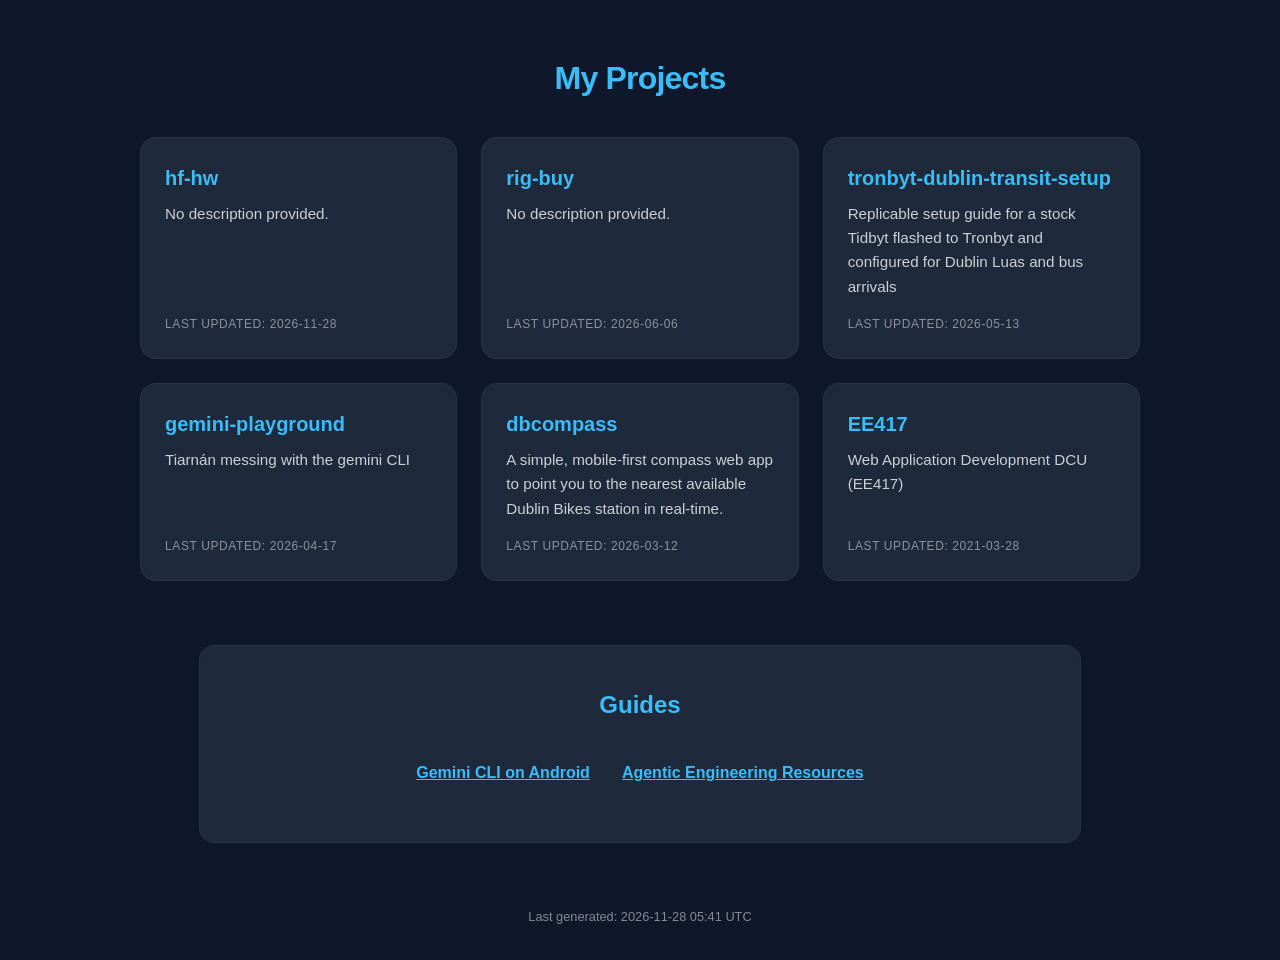
<file: index.html>
<!DOCTYPE html>
<html lang="en">
<head>
    <meta charset="UTF-8">
    <meta name="viewport" content="width=device-width, initial-scale=1.0">
    <title>Projects | nycdubliner</title>
    
    <style>
        :root {
            --bg-color: #0f172a;
            --text-color: #f8fafc;
            --card-bg: #1e293b;
            --accent-color: #38bdf8;
        }
        body {
            font-family: -apple-system, BlinkMacSystemFont, "Segoe UI", Roboto, Helvetica, Arial, sans-serif;
            background-color: var(--bg-color);
            color: var(--text-color);
            line-height: 1.6;
            margin: 0;
            padding: 2rem;
            display: flex;
            flex-direction: column;
            align-items: center;
        }
        h1 { margin-bottom: 2rem; color: var(--accent-color); font-weight: 900; letter-spacing: -0.025em; }
        .grid {
            display: grid;
            grid-template-columns: repeat(auto-fill, minmax(300px, 1fr));
            gap: 1.5rem;
            width: 100%;
            max-width: 1000px;
        }
        .card {
            background: var(--card-bg);
            border-radius: 1rem;
            padding: 1.5rem;
            text-decoration: none;
            color: inherit;
            transition: transform 0.2s, box-shadow 0.2s;
            border: 1px solid rgba(255,255,255,0.05);
            display: flex;
            flex-direction: column;
        }
        .card:hover {
            transform: translateY(-4px);
            box-shadow: 0 10px 25px -5px rgba(0,0,0,0.5);
            border-color: var(--accent-color);
        }
        .card h2 {
            margin: 0 0 0.5rem 0;
            font-size: 1.25rem;
            color: var(--accent-color);
        }
        .card p {
            margin: 0;
            opacity: 0.8;
            font-size: 0.95rem;
            flex: 1;
        }
        .meta {
            margin-top: 1rem;
            font-size: 0.75rem;
            opacity: 0.5;
            text-transform: uppercase;
            letter-spacing: 0.05em;
        }
        footer {
            margin-top: 4rem;
            font-size: 0.8rem;
            opacity: 0.5;
        }
        .content-area {
            margin-top: 2rem;
            width: 100%;
            max-width: 800px;
            background: var(--card-bg);
            border-radius: 1rem;
            padding: 2.5rem;
            border: 1px solid rgba(255,255,255,0.05);
        }
        .content-area h2 {
            margin-top: 0;
            color: var(--accent-color);
        }
        code {
            background: rgba(0,0,0,0.3);
            padding: 0.2rem 0.4rem;
            border-radius: 0.25rem;
            font-family: ui-monospace, SFMono-Regular, Menlo, Monaco, Consolas, monospace;
        }
        .back-link {
            color: var(--accent-color);
            text-decoration: none;
            display: inline-block;
            margin-bottom: 2rem;
        }
        .back-link:hover { text-decoration: underline; }
    </style>

</head>
<body>
    <h1>My Projects</h1>
    <div class="grid">

        <a href="https://nycdubliner.github.io/hf-hw/" class="card">
            <h2>hf-hw</h2>
            <p>No description provided.</p>
            <div class="meta">Last updated: 2026-11-28</div>
        </a>
    
        <a href="https://nycdubliner.github.io/rig-buy/" class="card">
            <h2>rig-buy</h2>
            <p>No description provided.</p>
            <div class="meta">Last updated: 2026-06-06</div>
        </a>
    
        <a href="https://nycdubliner.github.io/tronbyt-dublin-transit-setup.html" class="card">
            <h2>tronbyt-dublin-transit-setup</h2>
            <p>Replicable setup guide for a stock Tidbyt flashed to Tronbyt and configured for Dublin Luas and bus arrivals</p>
            <div class="meta">Last updated: 2026-05-13</div>
        </a>
    
        <a href="https://nycdubliner.github.io/gemini-playground/" class="card">
            <h2>gemini-playground</h2>
            <p>Tiarnán messing with the gemini CLI</p>
            <div class="meta">Last updated: 2026-04-17</div>
        </a>
    
        <a href="https://nycdubliner.github.io/dbcompass/" class="card">
            <h2>dbcompass</h2>
            <p>A simple, mobile-first compass web app to point you to the nearest available Dublin Bikes station in real-time.</p>
            <div class="meta">Last updated: 2026-03-12</div>
        </a>
    
        <a href="https://nycdubliner.github.io/EE417/" class="card">
            <h2>EE417</h2>
            <p>Web Application Development DCU (EE417)</p>
            <div class="meta">Last updated: 2021-03-28</div>
        </a>
    
    </div>

    <div class="content-area" style="margin-top: 4rem; text-align: center;">
        <h2>Guides</h2>
        <div style="display: flex; gap: 2rem; justify-content: center;">
            <p><a href="gemini-android.html" style="color: var(--accent-color); font-weight: bold;">Gemini CLI on Android</a></p>
            <p><a href="agentic-engineering.html" style="color: var(--accent-color); font-weight: bold;">Agentic Engineering Resources</a></p>
        </div>
    </div>

    <footer>
        Last generated: 2026-11-28 05:41 UTC
    </footer>
</body>
</html>
</file>
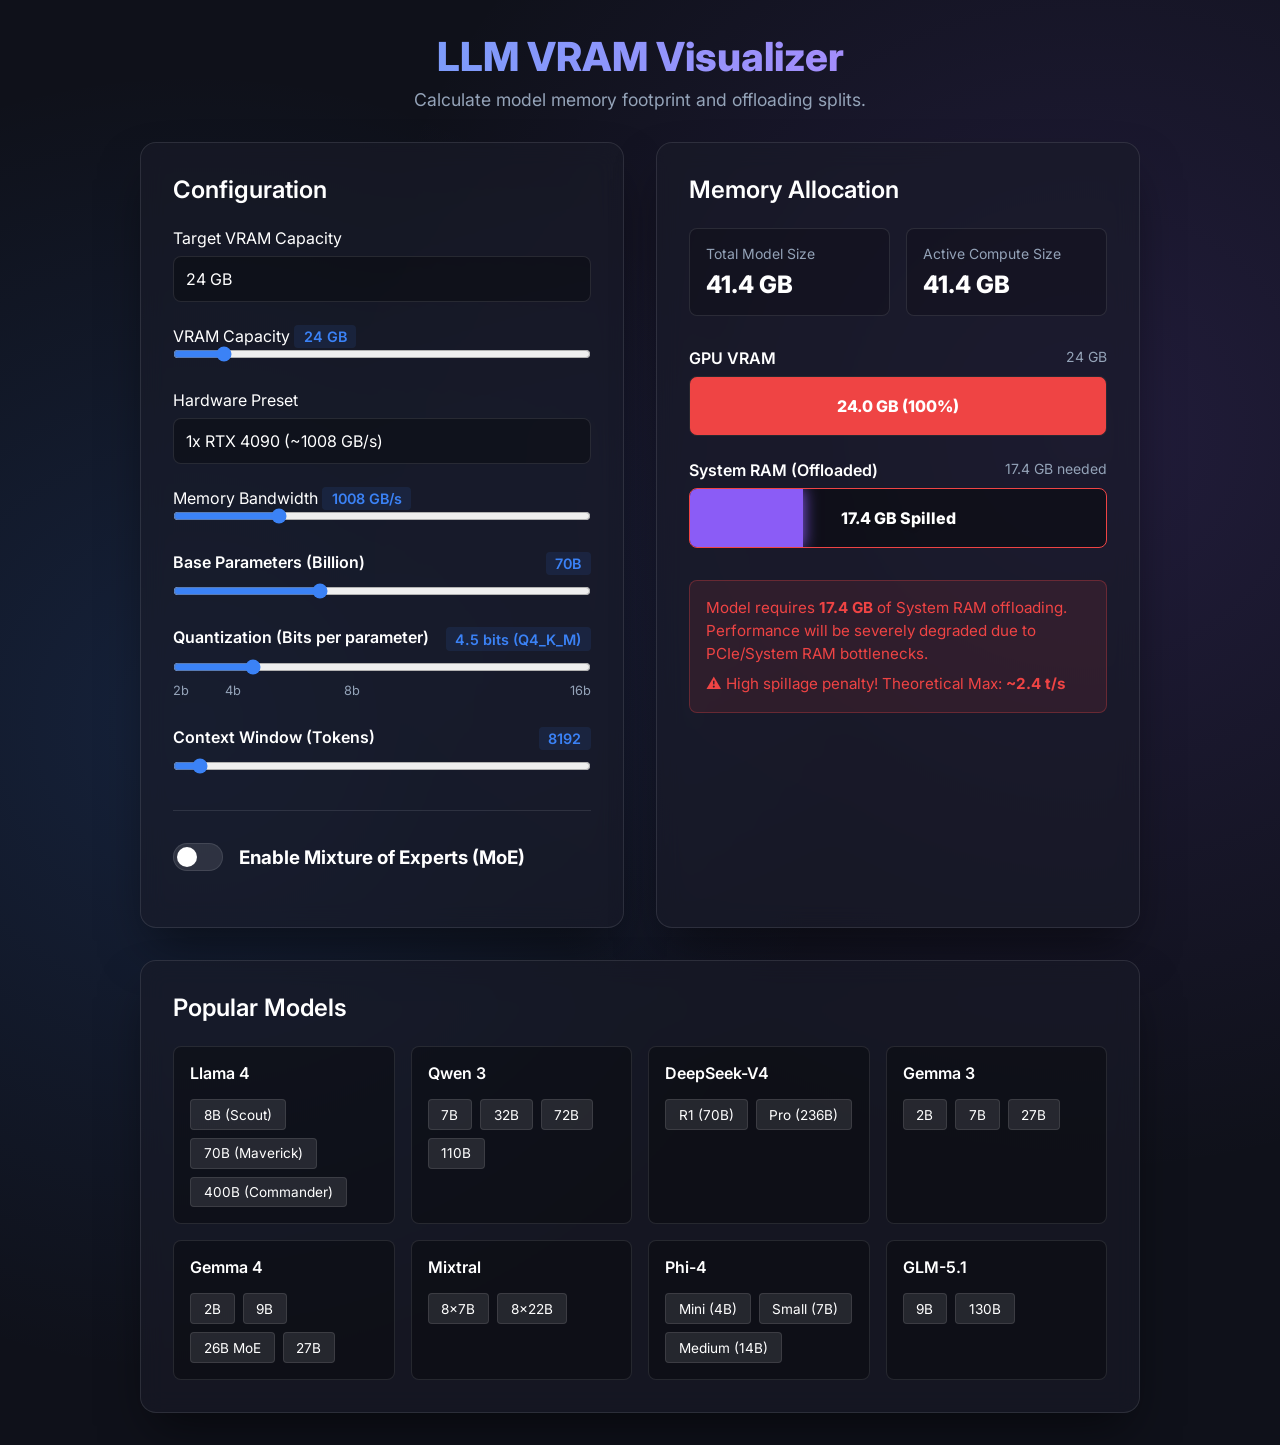
<file: llm-vram-dashboard/index.html>
<!DOCTYPE html>
<html lang="en">
<head>
    <meta charset="UTF-8">
    <meta name="viewport" content="width=device-width, initial-scale=1.0">
    <title>LLM VRAM Visualizer</title>
    <link href="https://fonts.googleapis.com/css2?family=Inter:wght@400;600;800&display=swap" rel="stylesheet">
    <link rel="stylesheet" href="styles.css">
</head>
<body>
    <div class="app-container">
        <header>
            <h1>LLM VRAM Visualizer</h1>
            <p>Calculate model memory footprint and offloading splits.</p>
        </header>

        <main class="dashboard">
            <!-- Left: Controls -->
            <section class="panel controls-panel">
                <h2>Configuration</h2>

                <div class="control-group">
                    <label for="vram-preset">Target VRAM Capacity</label>
                    <select id="vram-preset">
                        <option value="8">8 GB</option>
                        <option value="12">12 GB</option>
                        <option value="16">16 GB</option>
                        <option value="24" selected>24 GB</option>
                        <option value="32">32 GB</option>
                        <option value="48">48 GB</option>
                        <option value="80">80 GB</option>
                    </select>
                </div>

                <div class="control-group">
                    <div class="control-header">
                        <label for="vram-slider">VRAM Capacity</label>
                        <span id="vram-val" class="value-display">24 GB</span>
                    </div>
                    <input type="range" id="vram-slider" min="4" max="192" step="4" value="24">
                </div>
                
                <div class="control-group">
                    <div class="control-header">
                        <label for="hw-preset">Hardware Preset</label>
                    </div>
                    <select id="hw-preset" class="glass-select">
                        <option value="custom">Custom...</option>
                        <!-- Options injected by JS -->
                    </select>
                </div>

                <div class="control-group">
                    <div class="control-header">
                        <label for="bw-slider">Memory Bandwidth</label>
                        <span id="bw-val" class="value-display">1008 GB/s</span>
                    </div>
                    <input type="range" id="bw-slider" min="50" max="4000" step="10" value="1008">
                </div>

                <div class="control-group">
                    <div class="label-row">
                        <label for="params-slider">Base Parameters (Billion)</label>
                        <span id="params-value" class="value-display">70B</span>
                    </div>
                    <input type="range" id="params-slider" min="1" max="200" step="1" value="70">
                </div>

                <div class="control-group">
                    <div class="label-row">
                        <label for="quant-slider">Quantization (Bits per parameter)</label>
                        <span id="quant-value" class="value-display">4.5 bits (Q4_K_M)</span>
                    </div>
                    <input type="range" id="quant-slider" min="2" max="16" step="0.5" value="4.5">
                    <div class="quant-marks">
                        <span style="left: 0%">2b</span>
                        <span style="left: 14.28%">4b</span>
                        <span style="left: 42.85%">8b</span>
                        <span style="left: 100%">16b</span>
                    </div>
                </div>

                <div class="control-group">
                    <div class="label-row">
                        <label for="context-slider">Context Window (Tokens)</label>
                        <span id="context-value" class="value-display">8192</span>
                    </div>
                    <input type="range" id="context-slider" min="2048" max="131072" step="2048" value="8192">
                </div>

                <hr class="divider">

                <div class="moe-toggle-container">
                    <label class="switch">
                        <input type="checkbox" id="moe-toggle">
                        <span class="slider round"></span>
                    </label>
                    <h3>Enable Mixture of Experts (MoE)</h3>
                </div>

                <div id="moe-controls" class="hidden">
                    <div class="control-group">
                        <div class="label-row">
                            <label for="experts-slider">Total Experts</label>
                            <span id="experts-value" class="value-display">8</span>
                        </div>
                        <input type="range" id="experts-slider" min="2" max="16" step="1" value="8">
                    </div>
                    <div class="control-group">
                        <div class="label-row">
                            <label for="active-experts-slider">Active Experts</label>
                            <span id="active-experts-value" class="value-display">2</span>
                        </div>
                        <input type="range" id="active-experts-slider" min="1" max="16" step="1" value="2">
                    </div>
                </div>
            </section>

            <!-- Right: Visualizer -->
            <section class="panel visualizer-panel">
                <h2>Memory Allocation</h2>
                
                <div class="metrics">
                    <div class="metric">
                        <span class="metric-label">Total Model Size</span>
                        <span class="metric-value" id="total-size-metric">0 GB</span>
                    </div>
                    <div class="metric">
                        <span class="metric-label">Active Compute Size</span>
                        <span class="metric-value" id="active-size-metric">0 GB</span>
                    </div>
                </div>

                <!-- VRAM Box -->
                <div class="ram-container">
                    <div class="ram-header">
                        <h3>GPU VRAM</h3>
                        <span id="vram-capacity-label">24 GB</span>
                    </div>
                    <div class="ram-box" id="vram-box">
                        <div class="ram-fill" id="vram-fill"></div>
                        <span class="ram-text" id="vram-text">0% Used</span>
                    </div>
                </div>

                <!-- System RAM Box (Spillage) -->
                <div class="ram-container system-ram" id="system-ram-container">
                    <div class="ram-header">
                        <h3>System RAM (Offloaded)</h3>
                        <span id="sysram-spill-label">0 GB needed</span>
                    </div>
                    <div class="ram-box system-box" id="sysram-box">
                        <div class="ram-fill sys-fill" id="sysram-fill"></div>
                        <span class="ram-text" id="sysram-text">No spillage</span>
                    </div>
                </div>

                <div class="insight-box" id="insight-box">
                    Fits completely in VRAM! Maximize layer offloading for fastest inference.
                </div>
            </section>
        </main>

        <section class="presets-panel">
            <h2>Popular Models</h2>
            <div class="presets-grid" id="presets-grid">
                <!-- Injected via JS -->
            </div>
        </section>
    </div>
    <script src="app.js"></script>
</body>
</html>
</file>
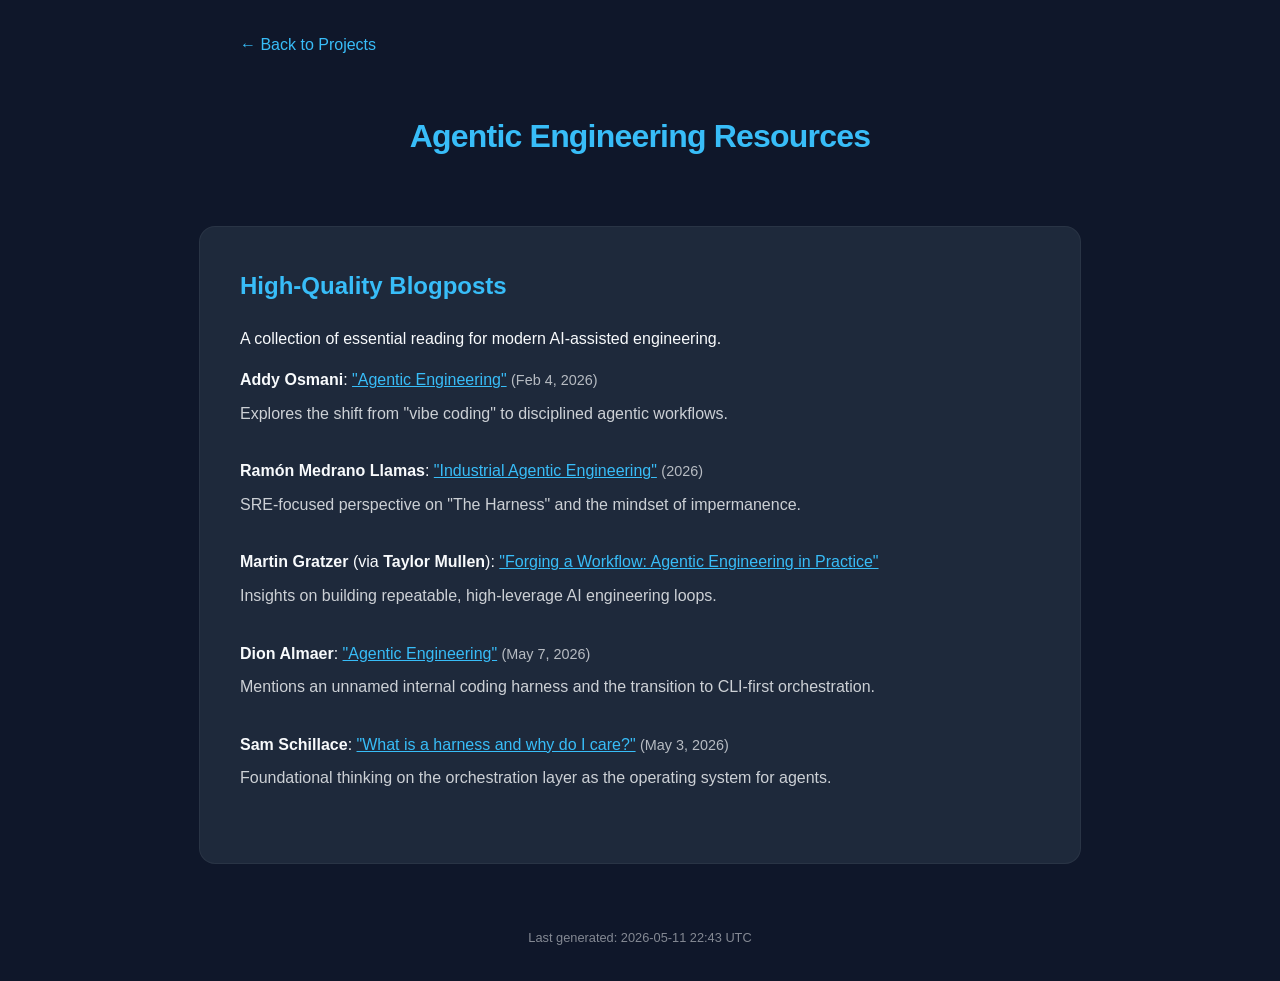
<file: agentic-engineering.html>
<!DOCTYPE html>
<html lang="en">
<head>
    <meta charset="UTF-8">
    <meta name="viewport" content="width=device-width, initial-scale=1.0">
    <title>Agentic Engineering Resources | nycdubliner</title>
    
    <style>
        :root {
            --bg-color: #0f172a;
            --text-color: #f8fafc;
            --card-bg: #1e293b;
            --accent-color: #38bdf8;
        }
        body {
            font-family: -apple-system, BlinkMacSystemFont, "Segoe UI", Roboto, Helvetica, Arial, sans-serif;
            background-color: var(--bg-color);
            color: var(--text-color);
            line-height: 1.6;
            margin: 0;
            padding: 2rem;
            display: flex;
            flex-direction: column;
            align-items: center;
        }
        h1 { margin-bottom: 2rem; color: var(--accent-color); font-weight: 900; letter-spacing: -0.025em; }
        .grid {
            display: grid;
            grid-template-columns: repeat(auto-fill, minmax(300px, 1fr));
            gap: 1.5rem;
            width: 100%;
            max-width: 1000px;
        }
        .card {
            background: var(--card-bg);
            border-radius: 1rem;
            padding: 1.5rem;
            text-decoration: none;
            color: inherit;
            transition: transform 0.2s, box-shadow 0.2s;
            border: 1px solid rgba(255,255,255,0.05);
            display: flex;
            flex-direction: column;
        }
        .card:hover {
            transform: translateY(-4px);
            box-shadow: 0 10px 25px -5px rgba(0,0,0,0.5);
            border-color: var(--accent-color);
        }
        .card h2 {
            margin: 0 0 0.5rem 0;
            font-size: 1.25rem;
            color: var(--accent-color);
        }
        .card p {
            margin: 0;
            opacity: 0.8;
            font-size: 0.95rem;
            flex: 1;
        }
        .meta {
            margin-top: 1rem;
            font-size: 0.75rem;
            opacity: 0.5;
            text-transform: uppercase;
            letter-spacing: 0.05em;
        }
        footer {
            margin-top: 4rem;
            font-size: 0.8rem;
            opacity: 0.5;
        }
        .content-area {
            margin-top: 2rem;
            width: 100%;
            max-width: 800px;
            background: var(--card-bg);
            border-radius: 1rem;
            padding: 2.5rem;
            border: 1px solid rgba(255,255,255,0.05);
        }
        .content-area h2 {
            margin-top: 0;
            color: var(--accent-color);
        }
        code {
            background: rgba(0,0,0,0.3);
            padding: 0.2rem 0.4rem;
            border-radius: 0.25rem;
            font-family: ui-monospace, SFMono-Regular, Menlo, Monaco, Consolas, monospace;
        }
        .back-link {
            color: var(--accent-color);
            text-decoration: none;
            display: inline-block;
            margin-bottom: 2rem;
        }
        .back-link:hover { text-decoration: underline; }
    </style>

</head>
<body>
    <div style="width: 100%; max-width: 800px;">
        <a href="index.html" class="back-link">&larr; Back to Projects</a>
    </div>
    <h1>Agentic Engineering Resources</h1>
    
    <div class="content-area">
        <h2>High-Quality Blogposts</h2>
        <p>A collection of essential reading for modern AI-assisted engineering.</p>
        
        <ul style="list-style-type: none; padding: 0;">
            <li style="margin-bottom: 2rem;">
                <strong>Addy Osmani</strong>: 
                <a href="https://addyosmani.com/blog/agentic-engineering/" style="color: var(--accent-color)">"Agentic Engineering"</a> 
                <span style="opacity: 0.7; font-size: 0.9rem;">(Feb 4, 2026)</span>
                <p style="margin-top: 0.5rem; opacity: 0.8;">Explores the shift from "vibe coding" to disciplined agentic workflows.</p>
            </li>
            <li style="margin-bottom: 2rem;">
                <strong>Ramón Medrano Llamas</strong>: 
                <a href="https://research.google/pubs/industrial-agentic-engineering/" style="color: var(--accent-color)">"Industrial Agentic Engineering"</a> 
                <span style="opacity: 0.7; font-size: 0.9rem;">(2026)</span>
                <p style="margin-top: 0.5rem; opacity: 0.8;">SRE-focused perspective on "The Harness" and the mindset of impermanence.</p>
            </li>
            <li style="margin-bottom: 2rem;">
                <strong>Martin Gratzer</strong> (via <strong>Taylor Mullen</strong>): 
                <a href="https://mgratzer.com/posts/forging-a-workflow/" style="color: var(--accent-color)">"Forging a Workflow: Agentic Engineering in Practice"</a>
                <p style="margin-top: 0.5rem; opacity: 0.8;">Insights on building repeatable, high-leverage AI engineering loops.</p>
            </li>
            <li style="margin-bottom: 2rem;">
                <strong>Dion Almaer</strong>: 
                <a href="https://almaer.com/2026/05/07/agentic-engineering/" style="color: var(--accent-color)">"Agentic Engineering"</a> 
                <span style="opacity: 0.7; font-size: 0.9rem;">(May 7, 2026)</span>
                <p style="margin-top: 0.5rem; opacity: 0.8;">Mentions an unnamed internal coding harness and the transition to CLI-first orchestration.</p>
            </li>
            <li style="margin-bottom: 2rem;">
                <strong>Sam Schillace</strong>: 
                <a href="https://samschillace.substack.com/p/what-is-a-harness-and-why-do-i-care" style="color: var(--accent-color)">"What is a harness and why do I care?"</a> 
                <span style="opacity: 0.7; font-size: 0.9rem;">(May 3, 2026)</span>
                <p style="margin-top: 0.5rem; opacity: 0.8;">Foundational thinking on the orchestration layer as the operating system for agents.</p>
            </li>
        </ul>
    </div>

    <footer>
        Last generated: 2026-05-11 22:43 UTC
    </footer>
</body>
</html>
</file>
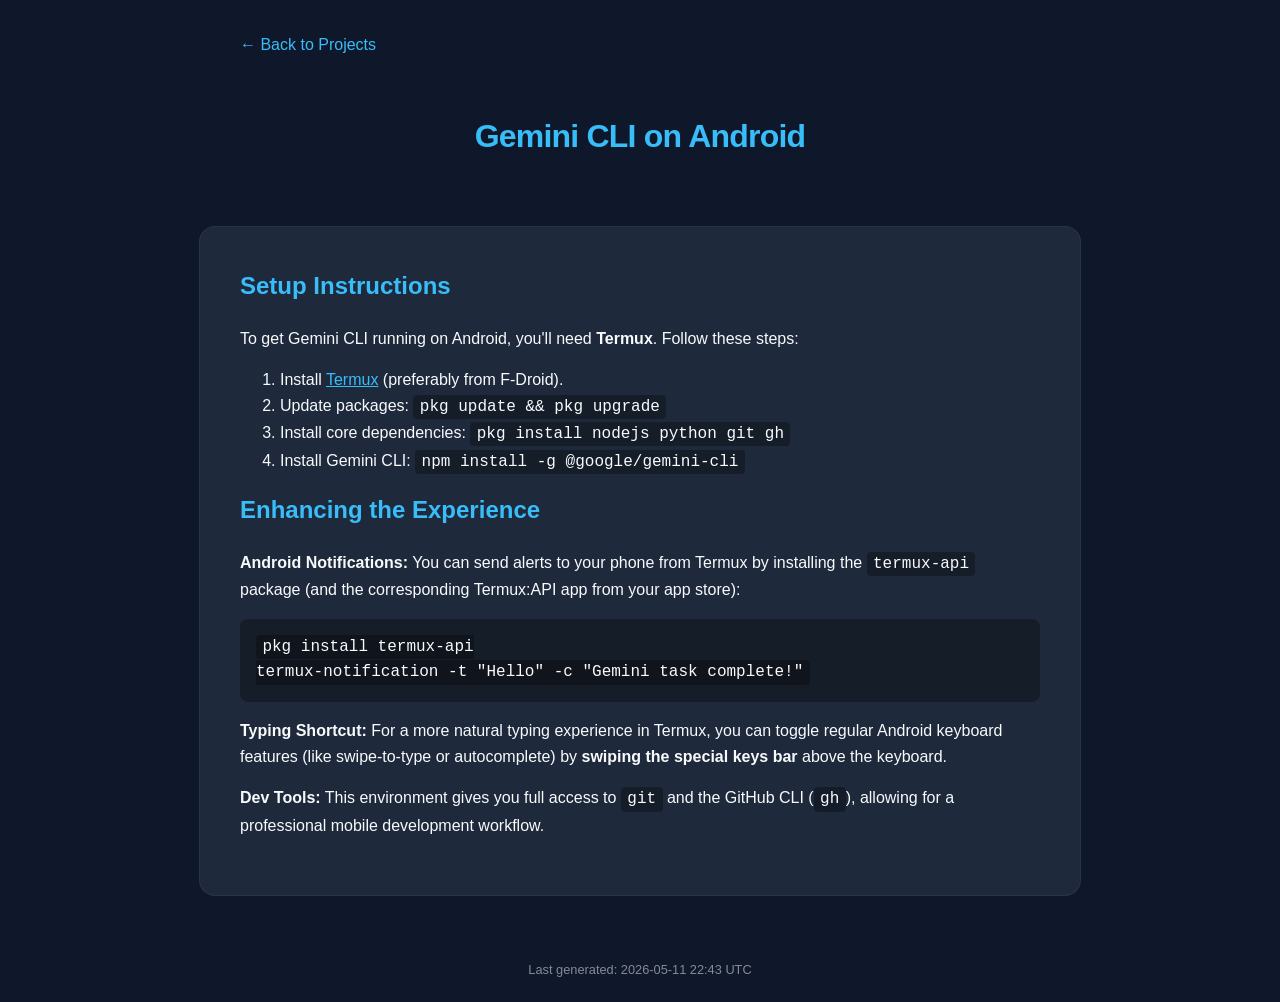
<file: gemini-android.html>
<!DOCTYPE html>
<html lang="en">
<head>
    <meta charset="UTF-8">
    <meta name="viewport" content="width=device-width, initial-scale=1.0">
    <title>Gemini CLI on Android | nycdubliner</title>
    
    <style>
        :root {
            --bg-color: #0f172a;
            --text-color: #f8fafc;
            --card-bg: #1e293b;
            --accent-color: #38bdf8;
        }
        body {
            font-family: -apple-system, BlinkMacSystemFont, "Segoe UI", Roboto, Helvetica, Arial, sans-serif;
            background-color: var(--bg-color);
            color: var(--text-color);
            line-height: 1.6;
            margin: 0;
            padding: 2rem;
            display: flex;
            flex-direction: column;
            align-items: center;
        }
        h1 { margin-bottom: 2rem; color: var(--accent-color); font-weight: 900; letter-spacing: -0.025em; }
        .grid {
            display: grid;
            grid-template-columns: repeat(auto-fill, minmax(300px, 1fr));
            gap: 1.5rem;
            width: 100%;
            max-width: 1000px;
        }
        .card {
            background: var(--card-bg);
            border-radius: 1rem;
            padding: 1.5rem;
            text-decoration: none;
            color: inherit;
            transition: transform 0.2s, box-shadow 0.2s;
            border: 1px solid rgba(255,255,255,0.05);
            display: flex;
            flex-direction: column;
        }
        .card:hover {
            transform: translateY(-4px);
            box-shadow: 0 10px 25px -5px rgba(0,0,0,0.5);
            border-color: var(--accent-color);
        }
        .card h2 {
            margin: 0 0 0.5rem 0;
            font-size: 1.25rem;
            color: var(--accent-color);
        }
        .card p {
            margin: 0;
            opacity: 0.8;
            font-size: 0.95rem;
            flex: 1;
        }
        .meta {
            margin-top: 1rem;
            font-size: 0.75rem;
            opacity: 0.5;
            text-transform: uppercase;
            letter-spacing: 0.05em;
        }
        footer {
            margin-top: 4rem;
            font-size: 0.8rem;
            opacity: 0.5;
        }
        .content-area {
            margin-top: 2rem;
            width: 100%;
            max-width: 800px;
            background: var(--card-bg);
            border-radius: 1rem;
            padding: 2.5rem;
            border: 1px solid rgba(255,255,255,0.05);
        }
        .content-area h2 {
            margin-top: 0;
            color: var(--accent-color);
        }
        code {
            background: rgba(0,0,0,0.3);
            padding: 0.2rem 0.4rem;
            border-radius: 0.25rem;
            font-family: ui-monospace, SFMono-Regular, Menlo, Monaco, Consolas, monospace;
        }
        .back-link {
            color: var(--accent-color);
            text-decoration: none;
            display: inline-block;
            margin-bottom: 2rem;
        }
        .back-link:hover { text-decoration: underline; }
    </style>

</head>
<body>
    <div style="width: 100%; max-width: 800px;">
        <a href="index.html" class="back-link">&larr; Back to Projects</a>
    </div>
    <h1>Gemini CLI on Android</h1>
    
    <div class="content-area">
        <h2>Setup Instructions</h2>
        <p>To get Gemini CLI running on Android, you'll need <strong>Termux</strong>. Follow these steps:</p>
        <ol>
            <li>Install <a href="https://termux.dev/" style="color: var(--accent-color)">Termux</a> (preferably from F-Droid).</li>
            <li>Update packages: <code>pkg update && pkg upgrade</code></li>
            <li>Install core dependencies: <code>pkg install nodejs python git gh</code></li>
            <li>Install Gemini CLI: <code>npm install -g @google/gemini-cli</code></li>
        </ol>

        <h2>Enhancing the Experience</h2>
        <p><strong>Android Notifications:</strong> You can send alerts to your phone from Termux by installing the <code>termux-api</code> package (and the corresponding Termux:API app from your app store):</p>
        <pre style="background: rgba(0,0,0,0.3); padding: 1rem; border-radius: 0.5rem; overflow-x: auto;"><code>pkg install termux-api
termux-notification -t "Hello" -c "Gemini task complete!"</code></pre>

        <p><strong>Typing Shortcut:</strong> For a more natural typing experience in Termux, you can toggle regular Android keyboard features (like swipe-to-type or autocomplete) by <strong>swiping the special keys bar</strong> above the keyboard.</p>

        <p><strong>Dev Tools:</strong> This environment gives you full access to <code>git</code> and the GitHub CLI (<code>gh</code>), allowing for a professional mobile development workflow.</p>
    </div>

    <footer>
        Last generated: 2026-05-11 22:43 UTC
    </footer>
</body>
</html>
</file>
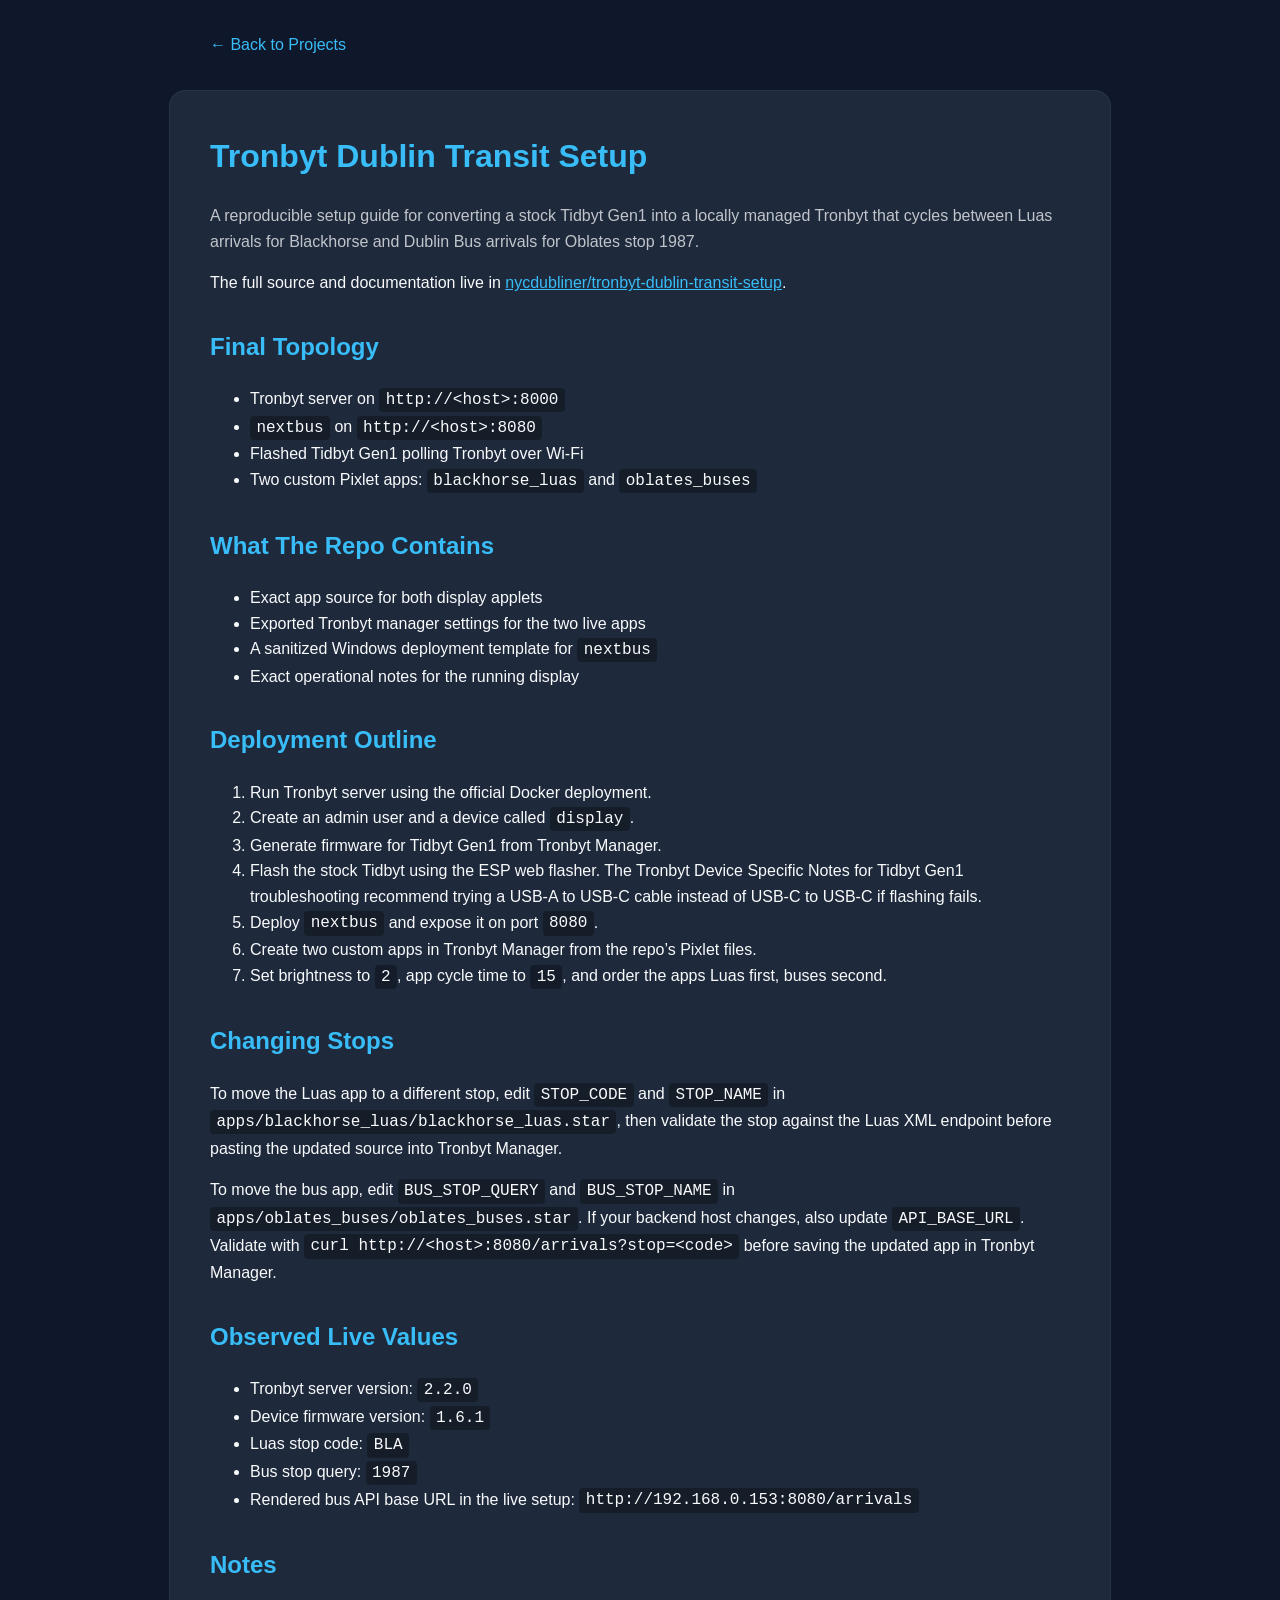
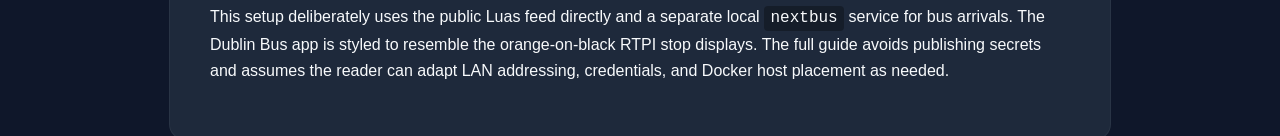
<file: tronbyt-dublin-transit-setup.html>
<!DOCTYPE html>
<html lang="en">
<head>
    <meta charset="UTF-8">
    <meta name="viewport" content="width=device-width, initial-scale=1.0">
    <title>Tronbyt Dublin Transit Setup | nycdubliner</title>
    <style>
        :root {
            --bg-color: #0f172a;
            --text-color: #f8fafc;
            --card-bg: #1e293b;
            --accent-color: #38bdf8;
        }
        body {
            font-family: -apple-system, BlinkMacSystemFont, "Segoe UI", Roboto, Helvetica, Arial, sans-serif;
            background-color: var(--bg-color);
            color: var(--text-color);
            line-height: 1.6;
            margin: 0;
            padding: 2rem;
            display: flex;
            flex-direction: column;
            align-items: center;
        }
        .content-area {
            width: 100%;
            max-width: 860px;
            background: var(--card-bg);
            border-radius: 1rem;
            padding: 2.5rem;
            border: 1px solid rgba(255,255,255,0.05);
        }
        h1, h2 {
            color: var(--accent-color);
            margin-top: 0;
        }
        h2 {
            margin-top: 2rem;
        }
        a {
            color: var(--accent-color);
        }
        code, pre {
            font-family: ui-monospace, SFMono-Regular, Menlo, Monaco, Consolas, monospace;
        }
        code {
            background: rgba(0,0,0,0.3);
            padding: 0.2rem 0.4rem;
            border-radius: 0.25rem;
        }
        pre {
            background: rgba(0,0,0,0.3);
            padding: 1rem;
            border-radius: 0.5rem;
            overflow-x: auto;
        }
        .back-link {
            color: var(--accent-color);
            text-decoration: none;
            display: inline-block;
            margin-bottom: 2rem;
        }
        .back-link:hover {
            text-decoration: underline;
        }
        .meta {
            opacity: 0.75;
        }
    </style>
</head>
<body>
    <div style="width: 100%; max-width: 860px;">
        <a href="index.html" class="back-link">&larr; Back to Projects</a>
    </div>

    <div class="content-area">
        <h1>Tronbyt Dublin Transit Setup</h1>
        <p class="meta">A reproducible setup guide for converting a stock Tidbyt Gen1 into a locally managed Tronbyt that cycles between Luas arrivals for Blackhorse and Dublin Bus arrivals for Oblates stop 1987.</p>

        <p>The full source and documentation live in <a href="https://github.com/nycdubliner/tronbyt-dublin-transit-setup">nycdubliner/tronbyt-dublin-transit-setup</a>.</p>

        <h2>Final Topology</h2>
        <ul>
            <li>Tronbyt server on <code>http://&lt;host&gt;:8000</code></li>
            <li><code>nextbus</code> on <code>http://&lt;host&gt;:8080</code></li>
            <li>Flashed Tidbyt Gen1 polling Tronbyt over Wi‑Fi</li>
            <li>Two custom Pixlet apps: <code>blackhorse_luas</code> and <code>oblates_buses</code></li>
        </ul>

        <h2>What The Repo Contains</h2>
        <ul>
            <li>Exact app source for both display applets</li>
            <li>Exported Tronbyt manager settings for the two live apps</li>
            <li>A sanitized Windows deployment template for <code>nextbus</code></li>
            <li>Exact operational notes for the running display</li>
        </ul>

        <h2>Deployment Outline</h2>
        <ol>
            <li>Run Tronbyt server using the official Docker deployment.</li>
            <li>Create an admin user and a device called <code>display</code>.</li>
            <li>Generate firmware for Tidbyt Gen1 from Tronbyt Manager.</li>
            <li>Flash the stock Tidbyt using the ESP web flasher. The Tronbyt Device Specific Notes for Tidbyt Gen1 troubleshooting recommend trying a USB-A to USB-C cable instead of USB-C to USB-C if flashing fails.</li>
            <li>Deploy <code>nextbus</code> and expose it on port <code>8080</code>.</li>
            <li>Create two custom apps in Tronbyt Manager from the repo’s Pixlet files.</li>
            <li>Set brightness to <code>2</code>, app cycle time to <code>15</code>, and order the apps Luas first, buses second.</li>
        </ol>

        <h2>Changing Stops</h2>
        <p>To move the Luas app to a different stop, edit <code>STOP_CODE</code> and <code>STOP_NAME</code> in <code>apps/blackhorse_luas/blackhorse_luas.star</code>, then validate the stop against the Luas XML endpoint before pasting the updated source into Tronbyt Manager.</p>
        <p>To move the bus app, edit <code>BUS_STOP_QUERY</code> and <code>BUS_STOP_NAME</code> in <code>apps/oblates_buses/oblates_buses.star</code>. If your backend host changes, also update <code>API_BASE_URL</code>. Validate with <code>curl http://&lt;host&gt;:8080/arrivals?stop=&lt;code&gt;</code> before saving the updated app in Tronbyt Manager.</p>

        <h2>Observed Live Values</h2>
        <ul>
            <li>Tronbyt server version: <code>2.2.0</code></li>
            <li>Device firmware version: <code>1.6.1</code></li>
            <li>Luas stop code: <code>BLA</code></li>
            <li>Bus stop query: <code>1987</code></li>
            <li>Rendered bus API base URL in the live setup: <code>http://192.168.0.153:8080/arrivals</code></li>
        </ul>

        <h2>Notes</h2>
        <p>This setup deliberately uses the public Luas feed directly and a separate local <code>nextbus</code> service for bus arrivals. The Dublin Bus app is styled to resemble the orange-on-black RTPI stop displays. The full guide avoids publishing secrets and assumes the reader can adapt LAN addressing, credentials, and Docker host placement as needed.</p>
    </div>
</body>
</html>
</file>
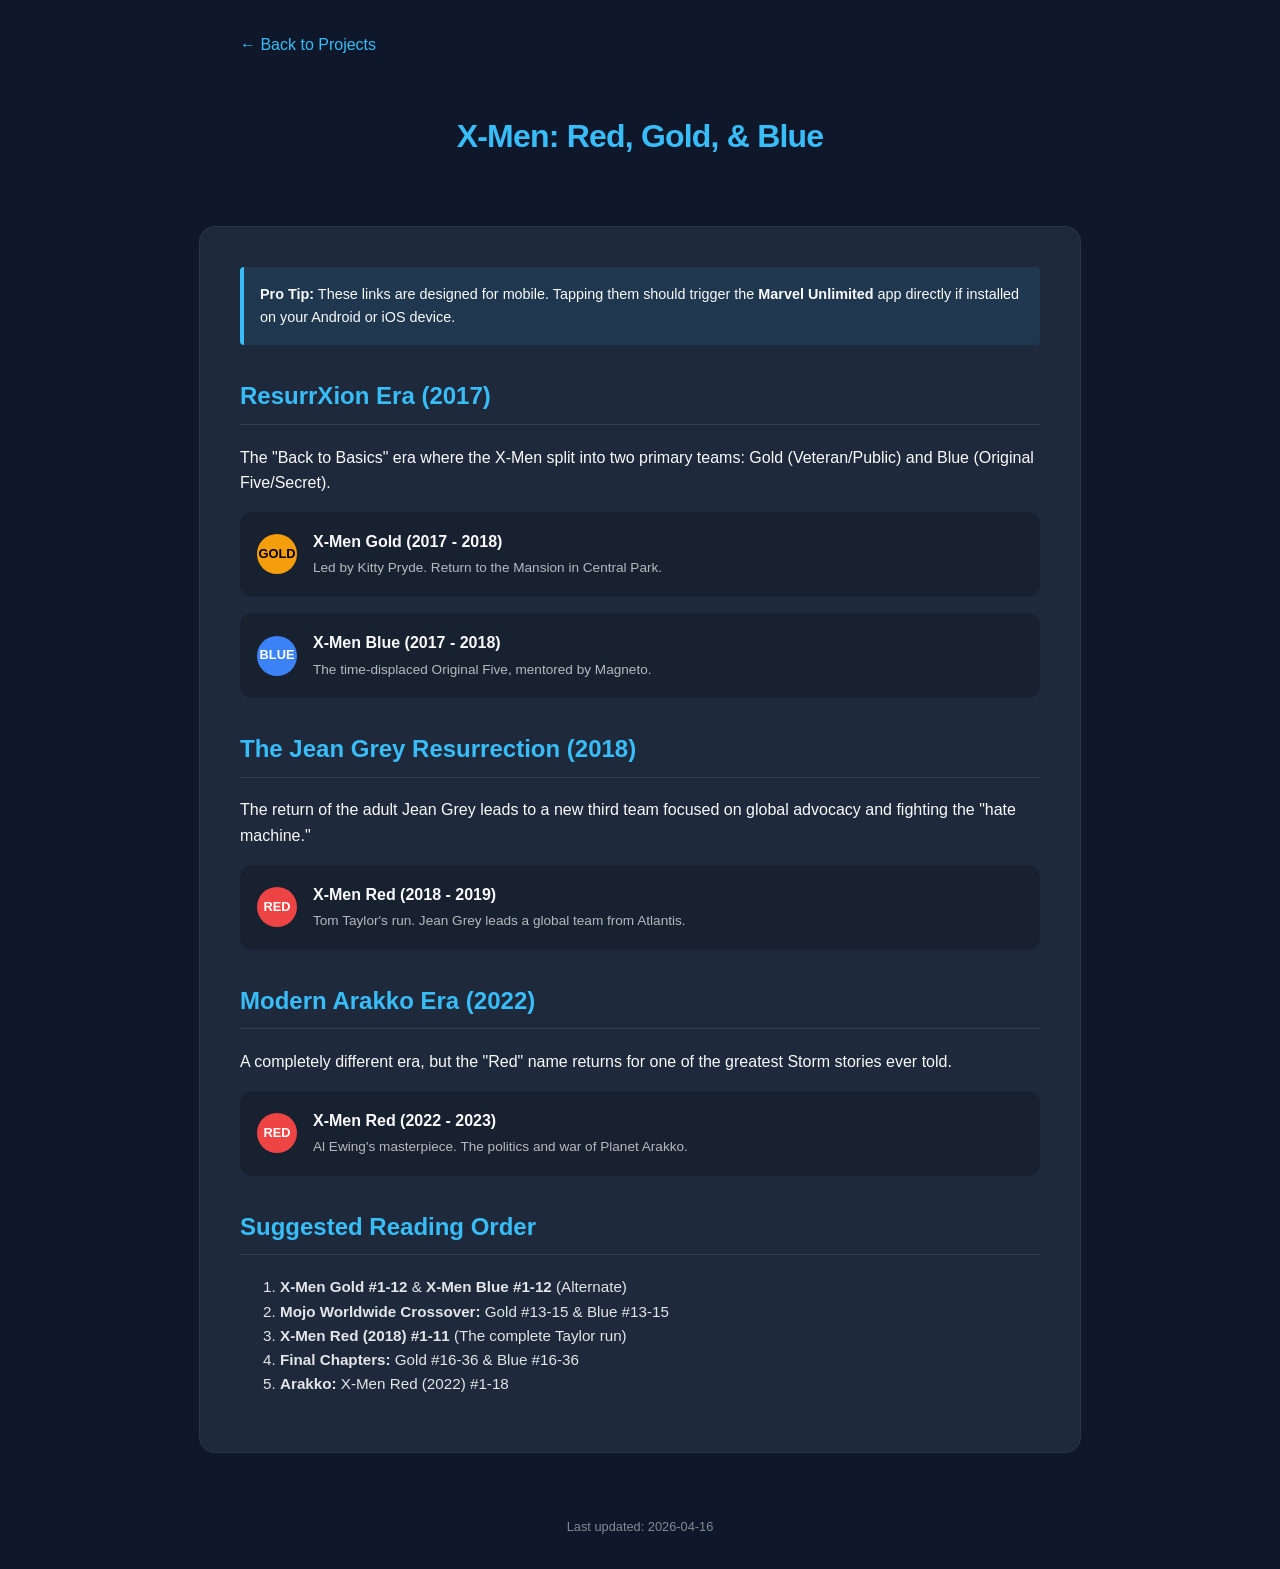
<file: x-men-links.html>
<!DOCTYPE html>
<html lang="en">
<head>
    <meta charset="UTF-8">
    <meta name="viewport" content="width=device-width, initial-scale=1.0">
    <title>X-Men: Red, Gold, & Blue Deep Links | nycdubliner</title>
    
    <style>
        :root {
            --bg-color: #0f172a;
            --text-color: #f8fafc;
            --card-bg: #1e293b;
            --accent-color: #38bdf8;
            --gold: #f59e0b;
            --blue: #3b82f6;
            --red: #ef4444;
        }
        body {
            font-family: -apple-system, BlinkMacSystemFont, "Segoe UI", Roboto, Helvetica, Arial, sans-serif;
            background-color: var(--bg-color);
            color: var(--text-color);
            line-height: 1.6;
            margin: 0;
            padding: 2rem;
            display: flex;
            flex-direction: column;
            align-items: center;
        }
        h1 { margin-bottom: 2rem; color: var(--accent-color); font-weight: 900; letter-spacing: -0.025em; text-align: center; }
        .content-area {
            margin-top: 2rem;
            width: 100%;
            max-width: 800px;
            background: var(--card-bg);
            border-radius: 1rem;
            padding: 2.5rem;
            border: 1px solid rgba(255,255,255,0.05);
        }
        .content-area h2 {
            margin-top: 2rem;
            color: var(--accent-color);
            border-bottom: 1px solid rgba(255,255,255,0.1);
            padding-bottom: 0.5rem;
        }
        .content-area h2:first-child { margin-top: 0; }
        
        .link-card {
            display: flex;
            align-items: center;
            background: rgba(0,0,0,0.2);
            padding: 1rem;
            border-radius: 0.75rem;
            margin-bottom: 1rem;
            text-decoration: none;
            color: inherit;
            transition: transform 0.2s, background 0.2s;
            border: 1px solid transparent;
        }
        .link-card:hover {
            transform: translateX(4px);
            background: rgba(0,0,0,0.3);
            border-color: var(--accent-color);
        }
        .link-card .icon {
            width: 40px;
            height: 40px;
            border-radius: 50%;
            margin-right: 1rem;
            display: flex;
            align-items: center;
            justify-content: center;
            font-weight: bold;
            font-size: 0.8rem;
        }
        .gold-icon { background-color: var(--gold); color: #000; }
        .blue-icon { background-color: var(--blue); color: #fff; }
        .red-icon { background-color: var(--red); color: #fff; }
        
        .link-details { flex: 1; }
        .link-title { font-weight: bold; display: block; }
        .link-desc { font-size: 0.85rem; opacity: 0.7; }
        
        .back-link {
            color: var(--accent-color);
            text-decoration: none;
            display: inline-block;
            margin-bottom: 2rem;
        }
        .back-link:hover { text-decoration: underline; }
        
        footer {
            margin-top: 4rem;
            font-size: 0.8rem;
            opacity: 0.5;
        }
        .note {
            background: rgba(56, 189, 248, 0.1);
            border-left: 4px solid var(--accent-color);
            padding: 1rem;
            border-radius: 0.25rem;
            margin-bottom: 2rem;
            font-size: 0.9rem;
        }
    </style>

</head>
<body>
    <div style="width: 100%; max-width: 800px;">
        <a href="index.html" class="back-link">&larr; Back to Projects</a>
    </div>
    
    <h1>X-Men: Red, Gold, & Blue</h1>
    
    <div class="content-area">
        <div class="note">
            <strong>Pro Tip:</strong> These links are designed for mobile. Tapping them should trigger the <strong>Marvel Unlimited</strong> app directly if installed on your Android or iOS device.
        </div>

        <h2>ResurrXion Era (2017)</h2>
        <p>The "Back to Basics" era where the X-Men split into two primary teams: Gold (Veteran/Public) and Blue (Original Five/Secret).</p>

        <a href="https://www.marvel.com/comics/series/22862/x-men_gold_2017_-_2018" class="link-card">
            <div class="icon gold-icon">GOLD</div>
            <div class="link-details">
                <span class="link-title">X-Men Gold (2017 - 2018)</span>
                <span class="link-desc">Led by Kitty Pryde. Return to the Mansion in Central Park.</span>
            </div>
        </a>

        <a href="https://www.marvel.com/comics/series/23145/x-men_blue_2017_-_2018" class="link-card">
            <div class="icon blue-icon">BLUE</div>
            <div class="link-details">
                <span class="link-title">X-Men Blue (2017 - 2018)</span>
                <span class="link-desc">The time-displaced Original Five, mentored by Magneto.</span>
            </div>
        </a>

        <h2>The Jean Grey Resurrection (2018)</h2>
        <p>The return of the adult Jean Grey leads to a new third team focused on global advocacy and fighting the "hate machine."</p>

        <a href="https://www.marvel.com/comics/series/23959/x-men_red_2018_-_2019" class="link-card">
            <div class="icon red-icon">RED</div>
            <div class="link-details">
                <span class="link-title">X-Men Red (2018 - 2019)</span>
                <span class="link-desc">Tom Taylor's run. Jean Grey leads a global team from Atlantis.</span>
            </div>
        </a>

        <h2>Modern Arakko Era (2022)</h2>
        <p>A completely different era, but the "Red" name returns for one of the greatest Storm stories ever told.</p>

        <a href="https://www.marvel.com/comics/series/34141/x-men_red_2022_-_2023" class="link-card">
            <div class="icon red-icon">RED</div>
            <div class="link-details">
                <span class="link-title">X-Men Red (2022 - 2023)</span>
                <span class="link-desc">Al Ewing's masterpiece. The politics and war of Planet Arakko.</span>
            </div>
        </a>

        <h2>Suggested Reading Order</h2>
        <ol style="font-size: 0.95rem; opacity: 0.9;">
            <li><strong>X-Men Gold #1-12</strong> & <strong>X-Men Blue #1-12</strong> (Alternate)</li>
            <li><strong>Mojo Worldwide Crossover:</strong> Gold #13-15 & Blue #13-15</li>
            <li><strong>X-Men Red (2018) #1-11</strong> (The complete Taylor run)</li>
            <li><strong>Final Chapters:</strong> Gold #16-36 & Blue #16-36</li>
            <li><strong>Arakko:</strong> X-Men Red (2022) #1-18</li>
        </ol>
    </div>

    <footer>
        Last updated: 2026-04-16
    </footer>
</body>
</html>
</file>
<file: llm-vram-dashboard/styles.css>
:root {
    --bg-color: #0f111a;
    --panel-bg: rgba(25, 28, 41, 0.6);
    --panel-border: rgba(255, 255, 255, 0.1);
    --text-primary: #ffffff;
    --text-secondary: #94a3b8;
    --accent: #3b82f6;
    --vram-safe: #10b981;
    --vram-warn: #f59e0b;
    --vram-danger: #ef4444;
    --sysram-color: #8b5cf6;
}

* {
    box-sizing: border-box;
    margin: 0;
    padding: 0;
}

body {
    font-family: 'Inter', sans-serif;
    background-color: var(--bg-color);
    background-image: 
        radial-gradient(circle at 15% 50%, rgba(59, 130, 246, 0.15) 0%, transparent 50%),
        radial-gradient(circle at 85% 30%, rgba(139, 92, 246, 0.15) 0%, transparent 50%);
    color: var(--text-primary);
    min-height: 100vh;
    display: flex;
    justify-content: center;
    align-items: center;
    padding: 2rem;
}

.app-container {
    max-width: 1000px;
    width: 100%;
}

header {
    text-align: center;
    margin-bottom: 2rem;
}

header h1 {
    font-size: 2.5rem;
    font-weight: 800;
    margin-bottom: 0.5rem;
    background: linear-gradient(to right, #60a5fa, #c084fc);
    -webkit-background-clip: text;
    -webkit-text-fill-color: transparent;
}

header p {
    color: var(--text-secondary);
    font-size: 1.1rem;
}

.dashboard {
    display: grid;
    grid-template-columns: 1fr 1fr;
    gap: 2rem;
}

@media (max-width: 768px) {
    .dashboard {
        grid-template-columns: 1fr;
    }
}

.panel {
    background: var(--panel-bg);
    backdrop-filter: blur(12px);
    -webkit-backdrop-filter: blur(12px);
    border: 1px solid var(--panel-border);
    border-radius: 16px;
    padding: 2rem;
    box-shadow: 0 25px 50px -12px rgba(0, 0, 0, 0.5);
}

.panel h2 {
    font-size: 1.5rem;
    margin-bottom: 1.5rem;
    font-weight: 600;
}

.control-group {
    margin-bottom: 1.5rem;
}

.label-row {
    display: flex;
    justify-content: space-between;
    margin-bottom: 0.5rem;
}

.label-row label {
    font-weight: 600;
    color: var(--text-primary);
}

.value-display {
    font-weight: 600;
    color: var(--accent);
    background: rgba(59, 130, 246, 0.1);
    padding: 0.2rem 0.6rem;
    border-radius: 4px;
    font-size: 0.9rem;
}

input[type="range"] {
    width: 100%;
    accent-color: var(--accent);
    cursor: pointer;
}

select, .glass-select {
    width: 100%;
    padding: 0.75rem;
    background: rgba(0, 0, 0, 0.3);
    border: 1px solid var(--panel-border);
    color: white;
    border-radius: 8px;
    font-size: 1rem;
    font-family: inherit;
    outline: none;
    cursor: pointer;
    transition: all 0.2s;
    appearance: none;
    -webkit-appearance: none;
    margin-top: 0.5rem;
}

select:focus, .glass-select:focus {
    border-color: var(--accent);
}

select option, .glass-select option, .glass-select optgroup {
    background: var(--bg-dark);
    color: var(--text-primary);
}



.quant-marks {
    position: relative;
    height: 20px;
    font-size: 0.8rem;
    color: var(--text-secondary);
    margin-top: 4px;
}

.quant-marks span {
    position: absolute;
    transform: translateX(-50%);
}

.quant-marks span:first-child {
    transform: translateX(0);
}

.quant-marks span:last-child {
    transform: translateX(-100%);
}

.divider {
    border: 0;
    height: 1px;
    background: var(--panel-border);
    margin: 2rem 0;
}

.moe-toggle-container {
    display: flex;
    align-items: center;
    gap: 1rem;
    margin-bottom: 1.5rem;
}

.hidden {
    display: none !important;
}

/* Toggle Switch */
.switch {
  position: relative;
  display: inline-block;
  width: 50px;
  height: 28px;
}

.switch input {
  opacity: 0;
  width: 0;
  height: 0;
}

.slider.round {
  position: absolute;
  cursor: pointer;
  top: 0; left: 0; right: 0; bottom: 0;
  background-color: rgba(255,255,255,0.1);
  transition: .4s;
  border-radius: 34px;
  border: 1px solid var(--panel-border);
}

.slider.round:before {
  position: absolute;
  content: "";
  height: 20px;
  width: 20px;
  left: 3px;
  bottom: 3px;
  background-color: white;
  transition: .4s;
  border-radius: 50%;
}

input:checked + .slider.round {
  background-color: var(--accent);
}

input:checked + .slider.round:before {
  transform: translateX(22px);
}

/* Visualizer Metrics */
.metrics {
    display: flex;
    gap: 1rem;
    margin-bottom: 2rem;
}

.metric {
    flex: 1;
    background: rgba(0, 0, 0, 0.2);
    padding: 1rem;
    border-radius: 8px;
    border: 1px solid var(--panel-border);
}

.metric-label {
    display: block;
    font-size: 0.875rem;
    color: var(--text-secondary);
    margin-bottom: 0.5rem;
}

.metric-value {
    font-size: 1.5rem;
    font-weight: 800;
}

/* RAM Boxes */
.ram-container {
    margin-bottom: 1.5rem;
}

.ram-header {
    display: flex;
    justify-content: space-between;
    margin-bottom: 0.5rem;
}

.ram-header h3 {
    font-size: 1rem;
    font-weight: 600;
}

.ram-header span {
    color: var(--text-secondary);
    font-size: 0.875rem;
}

.ram-box {
    height: 60px;
    background: rgba(0, 0, 0, 0.4);
    border: 1px solid var(--panel-border);
    border-radius: 8px;
    position: relative;
    overflow: hidden;
}

.ram-fill {
    height: 100%;
    width: 0%;
    background: var(--vram-safe);
    transition: width 0.3s ease, background-color 0.3s ease;
    box-shadow: 0 0 15px var(--vram-safe);
}

.ram-text {
    position: absolute;
    top: 50%;
    left: 50%;
    transform: translate(-50%, -50%);
    font-weight: 800;
    text-shadow: 0 2px 4px rgba(0,0,0,0.8);
    mix-blend-mode: screen;
    z-index: 10;
}

/* System RAM */
.system-box {
    border-color: rgba(139, 92, 246, 0.3);
}

.sys-fill {
    background: var(--sysram-color);
    box-shadow: 0 0 15px var(--sysram-color);
}

.insight-box {
    margin-top: 2rem;
    padding: 1rem;
    border-radius: 8px;
    background: rgba(16, 185, 129, 0.1);
    border: 1px solid rgba(16, 185, 129, 0.3);
    color: #10b981;
    font-size: 0.95rem;
    line-height: 1.5;
}

.presets-panel {
    margin-top: 2rem;
    background: var(--panel-bg);
    backdrop-filter: blur(12px);
    -webkit-backdrop-filter: blur(12px);
    border: 1px solid var(--panel-border);
    border-radius: 16px;
    padding: 2rem;
    box-shadow: 0 25px 50px -12px rgba(0, 0, 0, 0.5);
}

.presets-panel h2 {
    font-size: 1.5rem;
    margin-bottom: 1.5rem;
    font-weight: 600;
}

.presets-grid {
    display: grid;
    grid-template-columns: repeat(auto-fill, minmax(220px, 1fr));
    gap: 1rem;
}

.preset-card {
    background: rgba(0, 0, 0, 0.3);
    border: 1px solid var(--panel-border);
    border-radius: 8px;
    padding: 1rem;
    transition: all 0.2s;
}

.preset-title {
    font-weight: 600;
    margin-bottom: 0.25rem;
}

.preset-subtitle {
    font-size: 0.8rem;
    color: var(--text-secondary);
}

.variants-container {
    display: flex;
    flex-wrap: wrap;
    gap: 0.5rem;
    margin-top: 1rem;
}

.variant-btn {
    background: rgba(255, 255, 255, 0.1);
    border: 1px solid var(--panel-border);
    color: var(--text-primary);
    padding: 0.4rem 0.8rem;
    border-radius: 4px;
    font-size: 0.85rem;
    cursor: pointer;
    transition: all 0.2s;
    font-family: 'Inter', sans-serif;
}

.variant-btn:hover {
    background: var(--accent);
    border-color: var(--accent);
}
</file>
